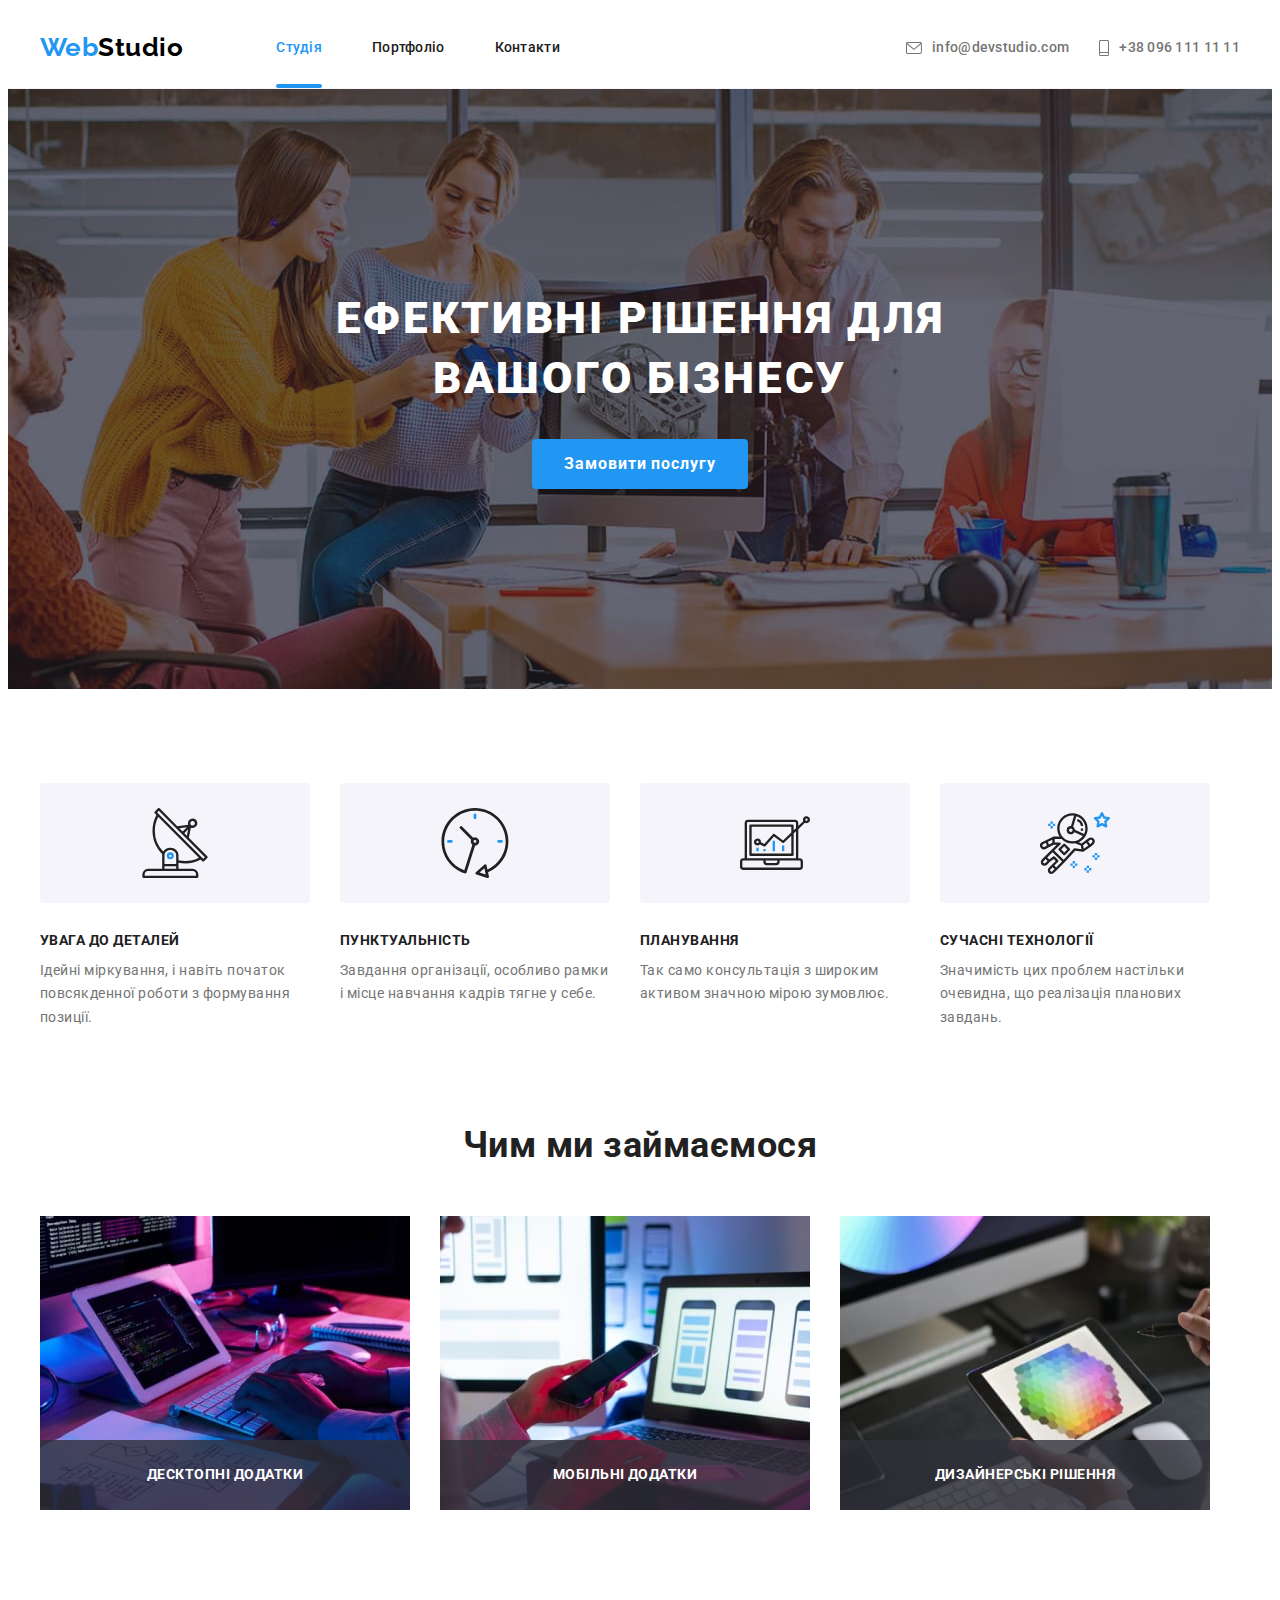
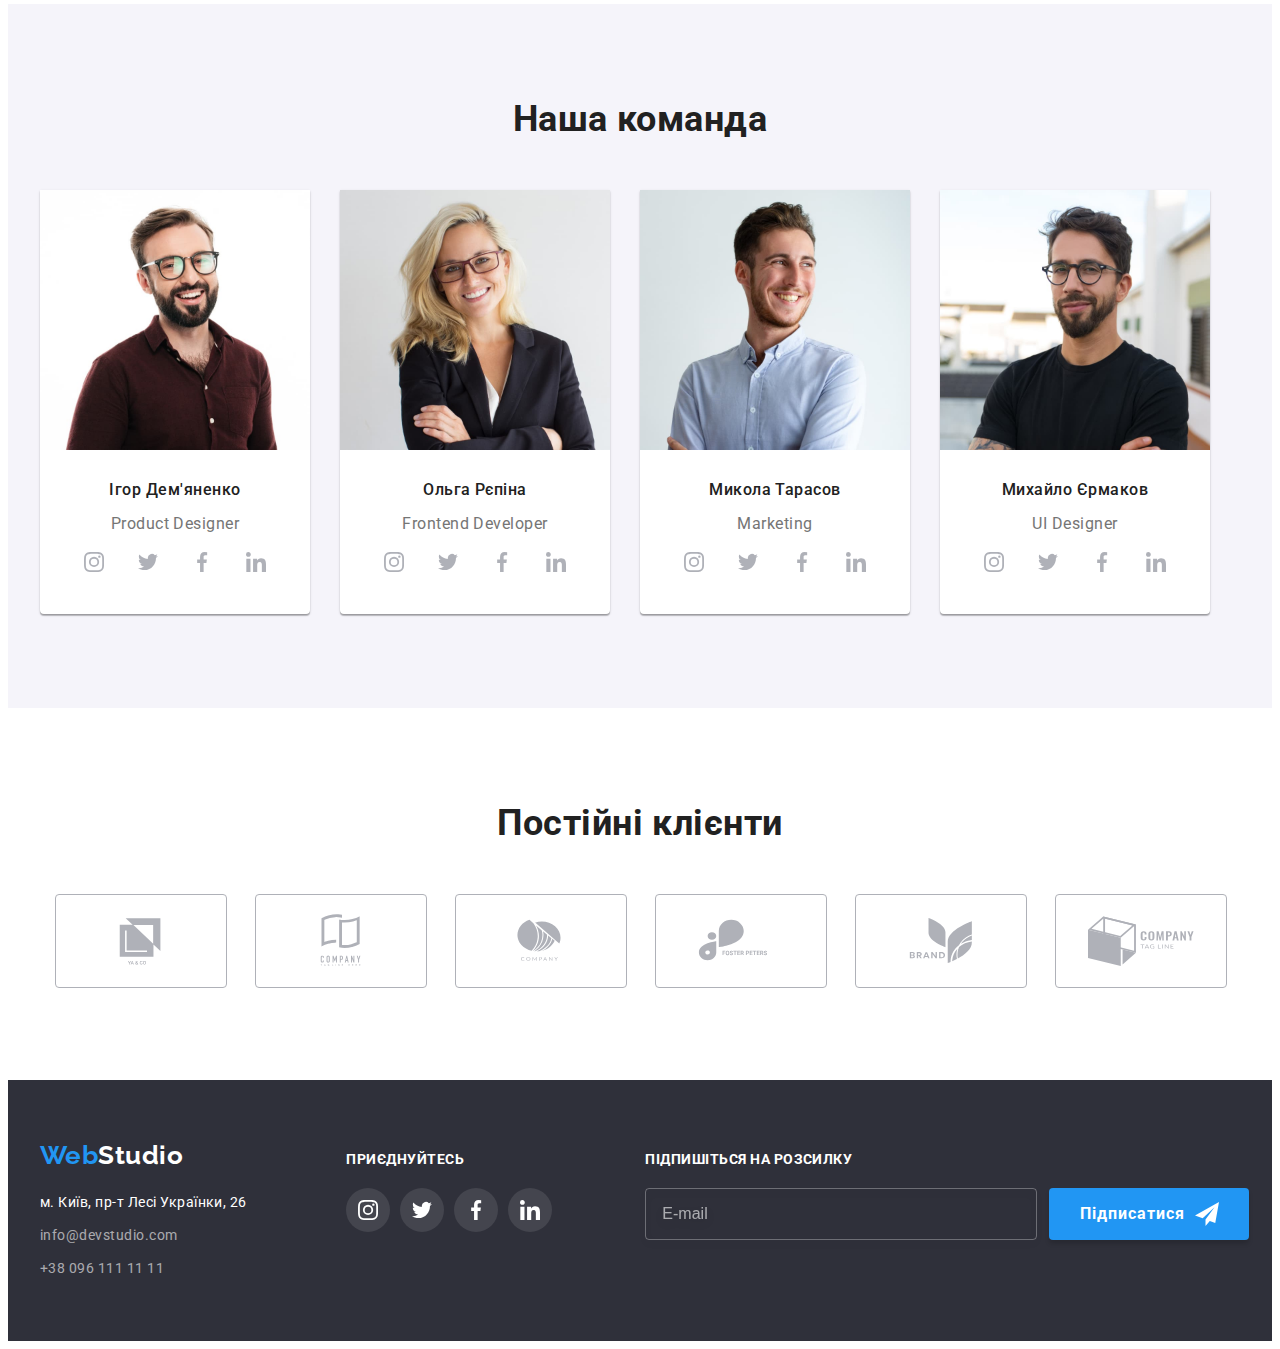
<file: index.html>
<!DOCTYPE html>
<html lang="uk">
  <head>
    <meta charset="UTF-8" />
    <meta http-equiv="X-UA-Compatible" content="IE=edge" />
    <meta name="viewport" content="width=device-width, initial-scale=1.0" />
    <title>Document</title>
    <link rel="preconnect" href="https://fonts.googleapis.com" />
    <link rel="preconnect" href="https://fonts.gstatic.com" crossorigin />
    <link
      href="https://fonts.googleapis.com/css2?family=Raleway:wght@700&family=Roboto:wght@400;500;700;900&display=swap"
      rel="stylesheet"/>
    <link
      rel="stylesheet"
      href="https://cdnjs.cloudflare.com/ajax/libs/modern-normalize/1.1.0/modern-normalize.min.css"
      integrity="sha512-wpPYUAdjBVSE4KJnH1VR1HeZfpl1ub8YT/NKx4PuQ5NmX2tKuGu6U/JRp5y+Y8XG2tV+wKQpNHVUX03MfMFn9Q=="
      crossorigin="anonymous"
      referrerpolicy="no-referrer"
    />
    <link rel="stylesheet" href="./css/styles.css" />
  </head>
  <body>
    <!--шапка-->
     
    <header class="header">
    <div class="container main-nav">
      <nav class="header-nav">
        <a href="./" class="logo"><span>Web</span>Studio </a>
        <ul class="nav-list list">
          <li class="item"><a href="./index.html" class="link current">Студія</a></li>
          <li class="item"><a href="./portfolio.html" class="link">Портфоліо</a></li>
          <li class="item"><a href="#" class="link">Контакти</a></li>
        </ul>
      </nav>
      <ul class="header-contacts list">

        <li class="contacts-item">
          <a href="mailto:info@devstudio.com" class="link"
            >
            <svg  class="contacts-icon" width="16" height="12" >
              <use href="./images/icons.svg#envelope"></use>
            </svg>
            info@devstudio.com </a
          >
        </li>
        <li class="contacts-item"><a href="tel:+380961111111" class="link">
          <svg class="contacts-icon" width="10" height="16">
            <use href="./images/icons.svg#telephone"></use>
          </svg>
          +38 096 111 11 11</a></li>
      </ul>
    </div> 
    </header>
    <main>

      <!--Hero-->

      <section class="hero">
        <div class="container">
        <h1 class="hero-title">Ефективні рішення для<br /> вашого бізнесу</h1>
        <button  type="button" class="hero-button button" data-modal-open>Замовити послугу</button>
        </div>
      </section>

      <!--feature-->

      <section class="feature section">
       <div class="container">
        <h2 class="visually-hidden">Особливості</h2>
        <ul class="feature-list list">
          <li class="feature-item">
            <div class="feature-bcg">
            <svg class="feature-icon" width="70" height="70">
              <use href="./images/icons.svg#icon-antenna"></use>
            </svg>
           </div>
            <h3 class="title">УВАГА ДО ДЕТАЛЕЙ</h3>
            <p class="text">
              Ідейні міркування, і навіть початок повсякденної роботи з
              формування позиції.
            </p>
          </li>
          <li class="feature-item">
            <div class="feature-bcg">
              <svg class="feature-icon" width="70" height="70">
                <use href="./images/icons.svg#clock"></use>
              </svg>
             </div>
            <h3 class="title">ПУНКТУАЛЬНІСТЬ</h3>
            <p class="text">
              Завдання організації, особливо рамки і місце навчання кадрів тягне
              у себе.
            </p>
          </li>
          <li class="feature-item">
            <div class="feature-bcg">
              <svg class="feature-icon" width="70" height="70">
                <use href="./images/icons.svg#diagram"></use>
              </svg>
             </div>
            <h3 class="title">ПЛАНУВАННЯ</h3>
            <p class="text">
              Так само консультація з широким активом значною мірою зумовлює.
            </p>
          </li>
          <li class="feature-item">
            <div class="feature-bcg">
              <svg class="feature-icon" width="70" height="70">
                <use href="./images/icons.svg#astronaut"></use>
              </svg>
             </div>
            <h3 class="title">СУЧАСНІ ТЕХНОЛОГІЇ</h3>
            <p class="text">
              Значимість цих проблем настільки очевидна, що реалізація планових
              завдань.
            </p>
          </li>
        </ul>
       </div>
      </section>

      <!--example-->
         
      <section class="examples section">
       <div class="container">
        <h2 class="section-title">Чим ми займаємося</h2>
        <ul class="examples-list list">
          <li class="examples-item">
            <img
              src="./images/desktop.jpg"
              alt="декстопні додатки"
              width="370"
            />
            <div class="example-name">
              <h3 class="example-title title">Десктопні додатки</h3>
            </div>
          </li>
          <li class="examples-item">
            <img src="./images/mobile.jpg" alt="мобільні додатки" width="370" />
            <div class="example-name">
              <h3 class="example-title title">Мобільні додатки</h3>
            </div>
          </li>
          <li class="examples-item">
            <img
              src="./images/design.jpg"
              alt="дизайнерські рішення"
              width="370"
            />
            <div class="example-name">
              <h3 class="example-title title">Дизайнерські рішення</h3>
            </div>
          </li>
        </ul>
       </div> 
      </section>

      <!--Our team-->

      <section class="teams section">
       <div class="container"> 
        <h2 class="section-title">Наша команда</h2>
        <ul class="teams-list list">
          <li class="teams-item">
            <img
              src="./images/designer.jpg"
              alt="Дизайнер продукту"
              width="270"
            />
           <div class="teams-content">
            <h3 class="title">Ігор Дем'яненко</h3>
            <p lang="en" class="text">Product Designer</p>
            <ul class="soc-list list">
              <li class="soc-item">
                <a href="#" class="soc-link">
                  <svg class="soc-icon" width="20" height="20">
                    <use href="./images/icons.svg#icon-instagram-2-2"></use>
                  </svg>
                </a>
              </li>
              <li class="soc-item">
                <a href="#" class="soc-link">
                  <svg class="soc-icon" width="20" height="20">
                    <use href="./images/icons.svg#icon-twitter-1-2"></use>
                  </svg>
                </a>
              </li>
              <li class="soc-item">
                <a href="#" class="soc-link">
                  <svg class="soc-icon" width="20" height="20">
                    <use href="./images/icons.svg#icon-facebook-1-2"></use>
                  </svg>
                </a>
              </li>
              <li class="soc-item">
                <a href="#" class="soc-link">
                  <svg class="soc-icon" width="20" height="20">
                    <use href="./images/icons.svg#icon-linkedin-1-2"></use>
                  </svg>
                </a>
              </li>
            </ul>
           </div>
          </li>
          <li class="teams-item">
            <img
              src="./images/frontend.jpg"
              alt="Розробник інтерфейсу"
              width="270"
            />
           <div class="teams-content">
            <h3 class="title">Ольга Рєпіна</h3>
            <p lang="en" class="text">Frontend Developer</p>
            <ul class="soc-list list">
              <li class="soc-item">
                <a href="#" class="soc-link">
                  <svg class="soc-icon" width="20" height="20">
                    <use href="./images/icons.svg#icon-instagram-2-2"></use>
                  </svg>
                </a>
              </li>
              <li class="soc-item">
                <a href="#" class="soc-link">
                  <svg class="soc-icon" width="20" height="20">
                    <use href="./images/icons.svg#icon-twitter-1-2"></use>
                  </svg>
                </a>
              </li>
              <li class="soc-item">
                <a href="#" class="soc-link">
                  <svg class="soc-icon" width="20" height="20">
                    <use href="./images/icons.svg#icon-facebook-1-2"></use>
                  </svg>
                </a>
              </li>
              <li class="soc-item">
                <a href="#" class="soc-link">
                  <svg class="soc-icon" width="20" height="20">
                    <use href="./images/icons.svg#icon-linkedin-1-2"></use>
                  </svg>
                </a>
              </li>
            </ul>
           </div> 
          </li>
          <li class="teams-item">
            <img src="./images/marketing.jpg" alt="Маркетолог" width="270" />
           <div class="teams-content">
            <h3 class="title">Микола Тарасов</h3>
            <p lang="en" class="text">Marketing</p>
            <ul class="soc-list list">
              <li class="soc-item">
                <a href="#" class="soc-link">
                  <svg class="soc-icon" width="20" height="20">
                    <use href="./images/icons.svg#icon-instagram-2-2"></use>
                  </svg>
                </a>
              </li>
              <li class="soc-item">
                <a href="#" class="soc-link">
                  <svg class="soc-icon" width="20" height="20">
                    <use href="./images/icons.svg#icon-twitter-1-2"></use>
                  </svg>
                </a>
              </li>
              <li class="soc-item">
                <a href="#" class="soc-link">
                  <svg class="soc-icon" width="20" height="20">
                    <use href="./images/icons.svg#icon-facebook-1-2"></use>
                  </svg>
                </a>
              </li>
              <li class="soc-item">
                <a href="#" class="soc-link">
                  <svg class="soc-icon" width="20" height="20">
                    <use href="./images/icons.svg#icon-linkedin-1-2"></use>
                  </svg>
                </a>
              </li>
            </ul>
           </div>
          </li>
          <li class="teams-item">
            <img src="./images/ui.jpg" alt="Дизайнер інтерфейсу" width="270" />
           <div class="teams-content">
            <h3 class="title">Михайло Єрмаков</h3>
            <p lang="en" class="text">UI Designer</p>
            <ul class="soc-list list">
              <li class="soc-item">
                <a href="#" class="soc-link">
                  <svg class="soc-icon" width="20" height="20">
                    <use href="./images/icons.svg#icon-instagram-2-2"></use>
                  </svg>
                </a>
              </li>
              <li class="soc-item">
                <a href="#" class="soc-link">
                  <svg class="soc-icon" width="20" height="20">
                    <use href="./images/icons.svg#icon-twitter-1-2"></use>
                  </svg>
                </a>
              </li>
              <li class="soc-item">
                <a href="#" class="soc-link">
                  <svg class="soc-icon" width="20" height="20">
                    <use href="./images/icons.svg#icon-facebook-1-2"></use>
                  </svg>
                </a>
              </li>
              <li class="soc-item">
                <a href="#" class="soc-link">
                  <svg class="soc-icon" width="20" height="20">
                    <use href="./images/icons.svg#icon-linkedin-1-2"></use>
                  </svg>
                </a>
              </li>
            </ul>
           </div>
          </li>
        </ul>
       </div>
      </section>

      <!-- regular customers-->
      <section class="customers section">
        <h2 class="section-title">Постійні клієнти</h2>
        <ul class="customers-list list">
          <li class="customers-item">
            <a href="/" class="customers-link">
              <svg  class="customers-icon" width="106" height="60">
                <use href="./images/icons.svg#icon-Logo-2"></use>
              </svg>
            </a>
          </li>
          <li class="customers-item">
            <a href="/" class="customers-link">
              <svg  class="customers-icon" width="106" height="60">
                <use href="./images/icons.svg#icon-Logo-1-2"></use>
              </svg>
            </a>
          </li>
          <li class="customers-item">
            <a href="/" class="customers-link">
              <svg  class="customers-icon" width="106" height="60">
                <use href="./images/icons.svg#icon-Logo-2-2"></use>
              </svg>
            </a>
          </li>
          <li class="customers-item">
            <a href="/" class="customers-link">
              <svg  class="customers-icon" width="106" height="60">
                <use href="./images/icons.svg#icon-Logo-4-2"></use>
              </svg>
            </a>
          </li>
          <li class="customers-item">
            <a href="/" class="customers-link">
              <svg  class="customers-icon" width="106" height="60">
                <use href="./images/icons.svg#icon-Logo-3-2"></use>
              </svg>
            </a>
          </li>
          <li class="customers-item">
            <a href="/" class="customers-link">
              <svg  class="customers-icon" width="106" height="60">
                <use href="./images/icons.svg#icon-group-6-2"></use>
              </svg>
            </a>
          </li>
        </ul>
      </section>
    </main>

    <!--footer-->

    <footer class="footer">
     <div class="footer-container container">
      <div class="footer-box">
      <a href="/" class="logo"><span>Web</span>Studio </a>
      <address class="footer-address">
        <ul class="footer-list list">
          <li class="footer-item">
            <a href="https://goo.gl/maps/WFWiwE1yeiDRvd588"
            class="link address"
              >м. Київ, пр-т Лесі Українки, 26
              </a>
          </li>
          <li class="footer-item">
            <a href="mailto:info@devstudio.com" class="link">info@devstudio.com</a>
          </li>
          <li class="footer-item phone">
            <a href="tel:+380961111111" class="link">+38 096 111 11 11</a>
          </li>
        </ul>
      </address>
    </div>
    <div class="footer-wrap">
      <p class="footer-text">Приєднуйтесь</p>
      <ul class="footer-soc-list list">
        <li class="footer-soc-item">
          <a href="#" class="footer-soc-link">
            <svg class="footer-soc-icon" width="20" height="20">
              <use href="./images/icons.svg#icon-instagram-2-2"></use>
            </svg>
          </a>
        </li>
        <li class="footer-soc-item">
          <a href="#" class="footer-soc-link">
            <svg class="footer-soc-icon" width="20" height="20">
              <use href="./images/icons.svg#icon-twitter-1-2"></use>
            </svg>
          </a>
        </li>
        <li class="footer-soc-item">
          <a href="#" class="footer-soc-link">
            <svg class="footer-soc-icon" width="20" height="20">
              <use href="./images/icons.svg#icon-facebook-1-2"></use>
            </svg>
          </a>
        </li>
        <li class="footer-soc-item">
          <a href="#" class="footer-soc-link">
            <svg class="footer-soc-icon" width="20" height="20">
              <use href="./images/icons.svg#icon-linkedin-1-2"></use>
            </svg>
          </a>
        </li>
      </ul>

    </div>
    <div class="footer-form-block">
      <p class="footer-text form">Підпишіться на розсилку</p>
      <form class="footer-form">
      <label class="footer-label" for="E-mail">
      <input type="email" id="E-mail" name="email" placeholder="E-mail" class="footer-input" required/>
    </label>
      <button type="submit" class="footer-form-btn button">Підписатися 
        <svg class="footer-form-icon" width="24" height="24">
        <use href="./images/icons.svg#icon-send"></use>
      </svg>
    </button>
    </form>
    </div>
     </div>
    </footer>
    <!-- modal-->
    <div class="backdrop is-hidden" data-modal>
      <div class="modal">
        <button data-modal-close class="close-button" type="button">
          <svg class="modal-close" width="11" height="11">
            <use href="./images/icons.svg#close"></use>
          </svg>
        </button>
        
        <p class="form-title">Залиште свої дані, ми вам передзвонимо</p>
        <form class="form">
         <div class="modal-field">
          <label for="name" class="form-label">Імʼя</label>
            <div class="form-field">
            
            <input
            class="form-input"
            type="text"
            name="name"
            id="name"
            required
            />
            <svg class="form-icon" width="18" height="18">
              <use href="./images/icons.svg#icon-person"></use>
            </svg>
          </div>
        </div>
          <div class="modal-field">
          <label for="tel" class="form-label">Телефон</label>
          <div class="form-field">
            <input type="tel" name="tel" id="tel" class="form-input" required> 
            <svg class="form-icon" width="18" height="18">
              <use href="./images/icons.svg#icon-tel"></use>
            </svg>
          </div>
        </div>
        <div class="modal-field">
          <label for="mail" class="form-label">Пошта</label>
          <div class="form-field">
            <input type="email" name="mail" id="mail" class="form-input" required/>
            <svg class="form-icon" width="18" height="18">
              <use href="./images/icons.svg#icon-mail"></use>
            </svg>
          </div>
          </div>
          <div class="modal-field">
            <label for="comment" class="form-label">Коментар</label>
            <textarea
              class="form-place"
              name="comment"
              id="comment"
              placeholder="Введіть текст"
            ></textarea>
          </div>
            <label class="check-text">
              <input type="checkbox" name="policy" class="modal-check visually-hidden" required/>
                <svg class="check-icon" width="16" height="15">
                  <use href="./images/icons.svg#check"></use>
                </svg>
              <span class="checkbox-text">Погоджуюся з розсилкою та приймаю</span> <a href="#" class="policy-link">Умови договору</a>
            </label>
          <button type="submit" class="form-button button">Відправити</button>
        </form>
      </div>
    </div>
    <script src="./js/modal.js"></script>
  </body>
</html>
</file>
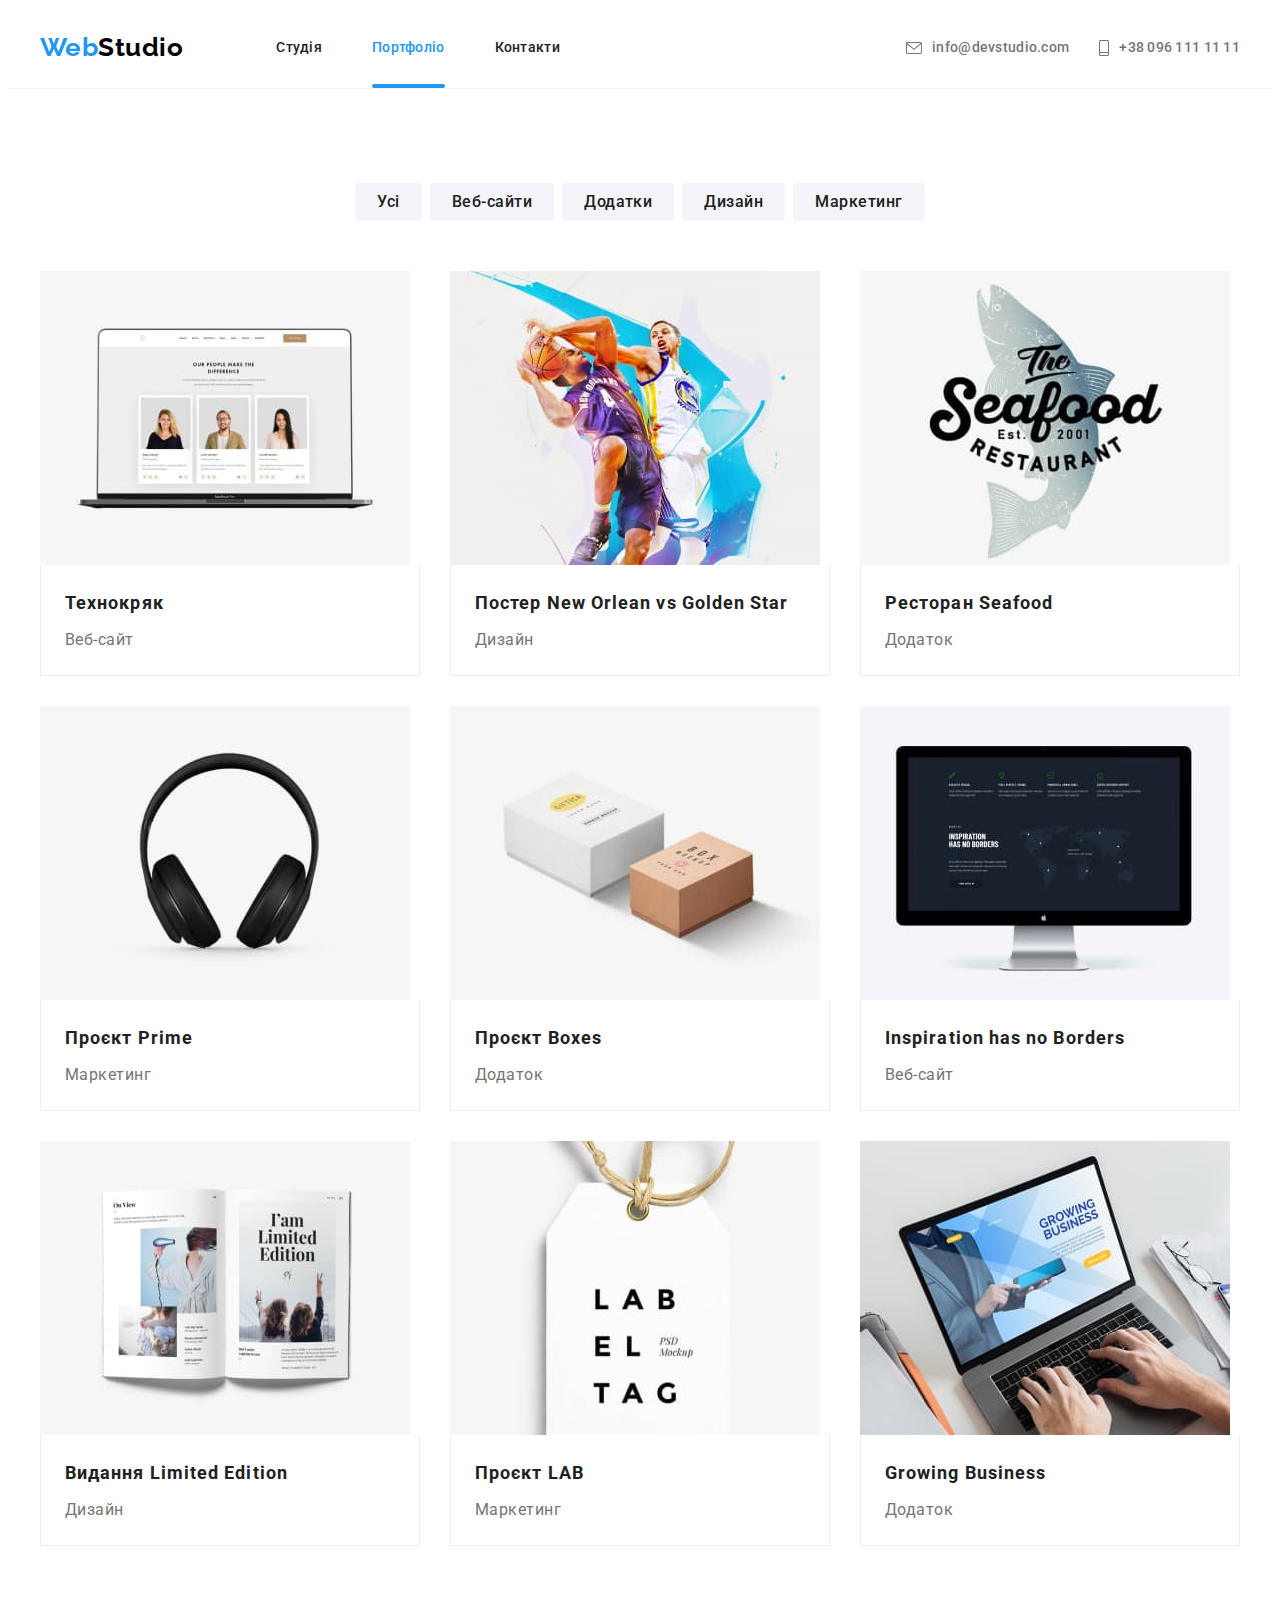
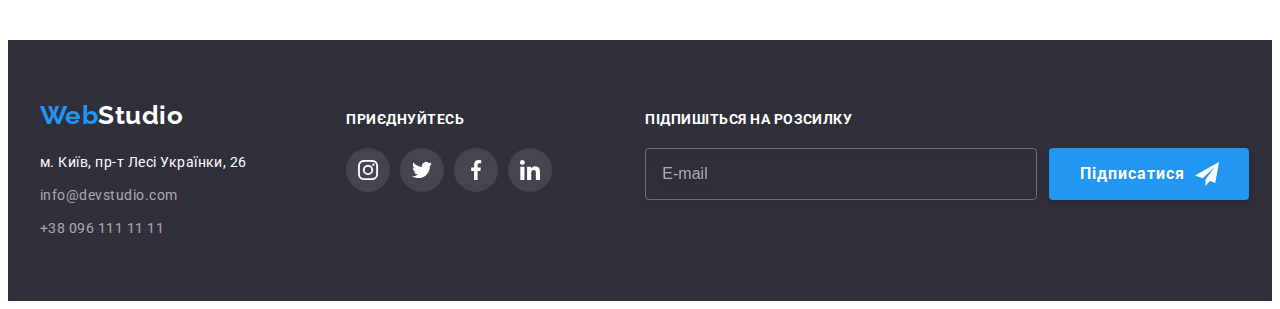
<file: portfolio.html>
<!DOCTYPE html>
<html lang="uk">
  <head>
    <meta charset="UTF-8" />
    <meta http-equiv="X-UA-Compatible" content="IE=edge" />
    <meta name="viewport" content="width=device-width, initial-scale=1.0" />
    <title>Document</title>
    <link rel="preconnect" href="https://fonts.googleapis.com" />
    <link rel="preconnect" href="https://fonts.gstatic.com" crossorigin />
    <link
      href="https://fonts.googleapis.com/css2?family=Raleway:wght@700&family=Roboto:wght@400;500;700;900&display=swap"
      rel="stylesheet"/>
    <link
      rel="stylesheet"
      href="https://cdnjs.cloudflare.com/ajax/libs/modern-normalize/1.1.0/modern-normalize.min.css"
      integrity="sha512-wpPYUAdjBVSE4KJnH1VR1HeZfpl1ub8YT/NKx4PuQ5NmX2tKuGu6U/JRp5y+Y8XG2tV+wKQpNHVUX03MfMFn9Q=="
      crossorigin="anonymous"
      referrerpolicy="no-referrer"
    />  
    <link rel="stylesheet" href="./css/styles.css" />
  </head>
  <body>
    <!--Шапка-->
    <header class="header">
      <div class="container main-nav">
        <nav class="header-nav">
          <a href="./index.html" class="logo"><span>Web</span>Studio </a>
          <ul class="nav-list list">
            <li class="item"><a href="./index.html" class="link">Студія</a></li>
            <li class="item"><a href="./portfolio.html" class="link current">Портфоліо</a></li>
            <li class="item"><a href="#" class="link">Контакти</a></li>
          </ul>
        </nav>
        <ul class="header-contacts list">

          <li class="contacts-item">
            <a href="mailto:info@devstudio.com" class="link"
              >
              <svg  class="contacts-icon" width="16" height="12" >
                <use href="./images/icons.svg#envelope"></use>
              </svg>
              info@devstudio.com </a
            >
          </li>
          <li class="contacts-item"><a href="tel:+380961111111" class="link">
            <svg class="contacts-icon" width="10" height="16">
              <use href="./images/icons.svg#telephone"></use>
            </svg>
            +38 096 111 11 11</a></li>
        </ul>
      </div> 
      </header>
      
    

      <!--Portfolio-->
    <main>
      <section class="portfolio section">
      <div class="container"> 
        <h1 class="visually-hidden">Наші роботи</h1>
        <ul class="portfolio-list-button list">
          <li class="button-item">
            <button type="button" class="button">Усі</button>
          </li>
          <li class="button-item">
            <button type="button" class="button">Веб-сайти</button>
          </li>
          <li class="button-item">
            <button type="button" class="button">Додатки</button>
          </li>
          <li class="button-item">
            <button type="button" class="button">Дизайн</button>
          </li>
          <li class="button-item">
            <button type="button" class="button">Маркетинг</button>
          </li>
        </ul>
        <ul class="portfolio-list list">
            <li class="portfolio-item">
                <a href="#" class="portfolio-link">
                  <div class="box">
                <img src="./images/technocrack.jpg"  alt="Технокряк" width="370">
                <div class="overlay">
                  <p class="overlay-text">Ресурс пропонує комплексні пропозиції з різним рівнем функціоналу та сервісів. Все це дозволить відвідувачу отримати вичерпні відомості про компанію чи приватну особу.</p>
                </div>
                </div>
              <div class="portfolio-border">
                <h2 class="title">Технокряк</h2>
                <p class="paragraph">Веб-сайт</p>
              </div>
                </a>
            </li>
            <li class="portfolio-item">
                <a href="#" class="portfolio-link">
                  <div class="box">  
                <img src="./images/poster.jpg" alt="Постер" width="370">
                <div class="overlay">
                  <p class="overlay-text">Ресурс пропонує комплексні пропозиції з різним рівнем функціоналу та сервісів. Все це дозволить відвідувачу отримати вичерпні відомості про компанію чи приватну особу.</p>
                </div>
                </div>
                <div class="portfolio-border">
                <h2 class="title">Постер New Orlean vs Golden Star</h2>
                <p class="paragraph">Дизайн</p>
              </div>
                </a>
            </li>
            <li class="portfolio-item">
                <a href="#" class="portfolio-link">
                  <div class="box">
                <img src="./images/restaurant.jpg" alt="Ресторан" width="370">
                <div class="overlay">
                  <p class="overlay-text">Ресурс пропонує комплексні пропозиції з різним рівнем функціоналу та сервісів. Все це дозволить відвідувачу отримати вичерпні відомості про компанію чи приватну особу.</p>
                </div>
                </div>
                <div class="portfolio-border">
                <h2 class="title">Ресторан Seafood</h2>
                <p class="paragraph">Додаток</p>
              </div>
                </a>
            </li>
            <li class="portfolio-item">
                <a href="#" class="portfolio-link">
                  <div class="box">
                <img src="./images/prime.jpg" alt="Проєкт Prime" width="370">
                <div class="overlay">
                  <p class="overlay-text">Ресурс пропонує комплексні пропозиції з різним рівнем функціоналу та сервісів. Все це дозволить відвідувачу отримати вичерпні відомості про компанію чи приватну особу.</p>
                </div>
                </div>
                <div class="portfolio-border">
                <h2 class="title">Проєкт Prime</h2>
                <p class="paragraph">Маркетинг</p>
              </div>
                </a>
            </li>
            <li class="portfolio-item">
                <a href="#" class="portfolio-link">
                  <div class="box">
                <img src="./images/boxes.jpg" alt="Проєкт Boxes" width="370">
                <div class="overlay">
                  <p class="overlay-text">Ресурс пропонує комплексні пропозиції з різним рівнем функціоналу та сервісів. Все це дозволить відвідувачу отримати вичерпні відомості про компанію чи приватну особу.</p>
                </div>
                </div>
                <div class="portfolio-border">
                <h2 class="title">Проєкт Boxes</h2>
                <p class="paragraph">Додаток</p>
              </div>
                </a>
            </li>
            <li class="portfolio-item">
                <a href="#" class="portfolio-link">
                  <div class="box">
                <img src="./images/borders.jpg" alt="Веб-сайт" width="370">
                <div class="overlay">
                  <p class="overlay-text">Ресурс пропонує комплексні пропозиції з різним рівнем функціоналу та сервісів. Все це дозволить відвідувачу отримати вичерпні відомості про компанію чи приватну особу.</p>
                </div>
                </div>
                <div class="portfolio-border">
                <h2 class="title">Inspiration has no Borders</h2>
                <p class="paragraph">Веб-сайт</p>
              </div>
                </a>
            </li>
            <li class="portfolio-item">
                <a href="#" class="portfolio-link">
                  <div class="box">
                <img src="./images/edition.jpg" alt="Видання" width="370">
                <div class="overlay">
                  <p class="overlay-text">Ресурс пропонує комплексні пропозиції з різним рівнем функціоналу та сервісів. Все це дозволить відвідувачу отримати вичерпні відомості про компанію чи приватну особу.</p>
                </div>
                </div>
                <div class="portfolio-border">
                <h2 class="title">Видання Limited Edition</h2>
                <p class="paragraph">Дизайн</p>
              </div>
                </a>
            </li>
            <li class="portfolio-item">
                <a href="#" class="portfolio-link">
                  <div class="box">
                <img src="./images/lab.jpg" alt="Проєкт LAB" width="370">
                <div class="overlay">
                  <p class="overlay-text">Ресурс пропонує комплексні пропозиції з різним рівнем функціоналу та сервісів. Все це дозволить відвідувачу отримати вичерпні відомості про компанію чи приватну особу.</p>
                </div>
                </div>
                <div class="portfolio-border">
                <h2 class="title">Проєкт LAB</h2>
                <p class="paragraph">Маркетинг</p>
              </div>
                </a>
            </li>
            <li class="portfolio-item">
                <a href="#" class="portfolio-link">
                  <div class="box">
                <img src="./images/business.jpg" alt="Додаток" width="370">
                <div class="overlay">
                  <p class="overlay-text">Ресурс пропонує комплексні пропозиції з різним рівнем функціоналу та сервісів. Все це дозволить відвідувачу отримати вичерпні відомості про компанію чи приватну особу.</p>
                </div>
                </div>
                <div class="portfolio-border">
                <h2 class="title">Growing Business</h2>
                <p class="paragraph">Додаток</p>
              </div>
                </a>
            </li>
        </ul>
       </div> 
      </section>
    </main>
    
    <!--footer-->
    <footer class="footer">
      <div class="footer-container container">
       <div class="footer-box">
       <a href="/" class="logo"><span>Web</span>Studio </a>
       <address class="footer-address">
         <ul class="footer-list list">
           <li class="footer-item">
             <a href="https://goo.gl/maps/WFWiwE1yeiDRvd588"
             class="link address"
               >м. Київ, пр-т Лесі Українки, 26
               </a>
           </li>
           <li class="footer-item">
             <a href="mailto:info@devstudio.com" class="link">info@devstudio.com</a>
           </li>
           <li class="footer-item phone">
             <a href="tel:+380961111111" class="link">+38 096 111 11 11</a>
           </li>
         </ul>
       </address>
     </div>
     <div class="footer-wrap">
       <p class="footer-text">Приєднуйтесь</p>
       <ul class="footer-soc-list list">
         <li class="footer-soc-item">
           <a href="#" class="footer-soc-link">
             <svg class="footer-soc-icon" width="20" height="20">
               <use href="./images/icons.svg#icon-instagram-2-2"></use>
             </svg>
           </a>
         </li>
         <li class="footer-soc-item">
           <a href="#" class="footer-soc-link">
             <svg class="footer-soc-icon" width="20" height="20">
               <use href="./images/icons.svg#icon-twitter-1-2"></use>
             </svg>
           </a>
         </li>
         <li class="footer-soc-item">
           <a href="#" class="footer-soc-link">
             <svg class="footer-soc-icon" width="20" height="20">
               <use href="./images/icons.svg#icon-facebook-1-2"></use>
             </svg>
           </a>
         </li>
         <li class="footer-soc-item">
           <a href="#" class="footer-soc-link">
             <svg class="footer-soc-icon" width="20" height="20">
               <use href="./images/icons.svg#icon-linkedin-1-2"></use>
             </svg>
           </a>
         </li>
       </ul>
 
     </div>
     <div class="footer-form-block">
      <p class="footer-text form">Підпишіться на розсилку</p>
      <form class="footer-form">
      <label class="footer-label" for="E-mail">
      <input type="email" id="E-mail" name="email" placeholder="E-mail" class="footer-input" required/>
    </label>
      <button type="submit" class="footer-form-btn button">Підписатися 
        <svg class="footer-form-icon" width="24" height="24">
        <use href="./images/icons.svg#icon-send"></use>
      </svg>
    </button>
    </form>
    </div>
      </div>
     </footer>
   </body>
 </html>
</file>
<file: css/styles.css>
:root {
  --primary-text-color: #757575;
  --secondary-text-color: #000000;
  --title-color: #212121;
  --white-color: #ffffff;
  --accent-color: #2196f3;
  --secondary-background-color: #2f303a;
  --paragraph-footer-color: #ffffff99;
  --section-background-teams-color: #f5f4fa;
  --border-hero-color: #ececec;
  --border-color: #eeeeee;
  --border-hero-color:#F5F4FA;
  --soc-link-color:#AFB1B8;
  --box-shadow-hero-button: rgba(0, 0, 0, 0.15);
  --box-shadow-teams-item: 0px 1px 3px rgba(0, 0, 0, 0.12),
    0px 1px 1px rgba(0, 0, 0, 0.14), 0px 2px 1px rgba(0, 0, 0, 0.2);
  --box-shadow-portfolio-button: 0px 3px 1px rgba(0, 0, 0, 0.1),
    0px 1px 2px rgba(0, 0, 0, 0.08), 0px 2px 2px rgba(0, 0, 0, 0.12);
    --box-shadow-portfolio-link:0px 1px 1px rgba(0, 0, 0, 0.12), 0px 4px 4px rgba(0, 0, 0, 0.06), 1px 4px 6px rgba(0, 0, 0, 0.16);
  --primary-font-family: 'Roboto';
  --logo-font-family: 'Raleway';
  --cubic-bezier:cubic-bezier(0.4, 0, 0.2, 1);
  --form-button-background-color: #188ce8;
}
/*---------reset ----------*/
h1,
h2,
h3,
h4,
h5,
h6,
p {
  margin: 0;
}

ul {
  margin: 0;
  padding: 0;
}

.visually-hidden { 
  position: absolute; 
  width: 1px; 
  height: 1px; 
  margin: -1px; 
  border: 0; 
  padding: 0; 
   
  white-space: nowrap; 
  clip-path: inset(100%); 
  clip: rect(0 0 0 0); 
  overflow: hidden; 
}

body {
    background-color: var(--white-color);
    color: var(--primary-text-color);
    font-family: var(--primary-font-family), sans-serif;
    letter-spacing:0.03em;
}

img {
  display: block;
  max-width: 100%;
  height: auto;
}

/*------------container------------*/

.container  {
  width: 1200px;
  padding-left: 15px;
  padding-right: 15px;
  margin: 0 auto;
}

/*------------ button ------------*/
.button {
  border-radius: 4px;
  padding: 6px 22px;
  border: 0;

  font-family: inherit;
  color: var(--white-color);
  background-color: var(--accent-color);
  font-weight: 700;
  font-size: 16px;
  line-height: 1.88;
  letter-spacing: 0.06em;
  text-decoration: none;
  cursor: pointer;
  text-align: center;
  transition:color 250ms var(--cubic-bezier);
}

.button:hover,
.button:focus {
  color: var(--accent-color);
}

 /*------------ link ------------*/

 .link:hover,
 .link:focus {
   color: var(--accent-color);
 }

  /*------------ list ------------*/
  .list  {
    list-style: none;
  }

  /* ---------header---------- */

  .header {
    border-bottom: 1px solid var(--border-hero-color);
  }
  .main-nav,
  .header-nav {
    display: flex;
    align-items: center;
  }
.nav-list {
  display: flex;

}
.nav-list .link {
  position: relative;
  display: block;
  padding-top: 32px;
  padding-bottom: 32px;
  transition: color 250ms var(--cubic-bezier);
}

.header .item:not(:last-child) {
  margin-right: 50px;
}

.header-contacts.list {
  margin-left: auto;
  display: flex;
  gap: 30px; 
}

.header-contacts .link {
  display: flex;
  align-items: center;
   color:  var(--primary-text-color);
   font-weight: 500;
   font-size: 14px;
   line-height: 1.14;
   letter-spacing: 0.02em;
   text-decoration: none;
   transition: color 250ms var(--cubic-bezier);

 }

 .header-contacts .link:hover,
.header-contacts .link:focus {
  color: var(--accent-color);
}
.contacts-icon {
  margin-right: 10px;
  fill: currentColor;
}
.current::after{
  position:absolute;
content: "";
display: block;
width: 100%;
height: 4px;
left:0;
bottom: 0;
background-color:var(--accent-color);
border-radius: 2px;

}

/*------------ logo ------------*/

.logo {
    color: var(--secondary-text-color);
    font-family: var(--logo-font-family), sans-serif;
    font-weight:700;
    font-size:26px;
    line-height:1.2;
    text-decoration:none;
    margin-right: 93px;
}

.logo > span {
    color:var(--accent-color);
}

/*------------ nav-list ------------*/

.nav-list .link {
  color: var(--title-color);
  font-weight: 500;
  font-size: 14px;
  line-height: 1.14;
  letter-spacing: 0.02em;
  text-decoration:none;
  transition-property:color;
  transition-duration: 250ms;
  transition-timing-function:var(--cubic-bezier);
}
  
  .nav-list .link:hover,
  .nav-list .link:focus,
  .nav-list .link.current {
    color: var(--accent-color);
  }
  
  
 
  
  /*------------ hero ------------*/
  .hero {
  
    background-color: var(--secondary-background-color);
    padding-top: 200px;
    padding-bottom: 200px;
    text-align: center;
    margin-left: auto;
    margin-right: auto;
    max-width: 1600px;
    background-image: linear-gradient(to right,
    rgba(47, 48, 58, 0.4),
    rgba(47, 48, 58, 0.4)),
    url(../images/hero-bg.jpg);
    background-repeat: no-repeat;
  background-position: center;
  background-size: cover;
    
    

  }

  
  .hero-title {
    color: var(--white-color);
    font-weight: 900;
    font-size: 44px;
    line-height: 1.36;
    text-align: center;
    letter-spacing: 0.06em;
    margin-bottom: 30px;
    text-transform: uppercase;
  }
  .hero-button{
    padding: 10px 32px;
    min-width: 216px;
    box-shadow:var(--box-shadow-hero-button);
    border-radius: 4px;
    transition: background 250ms var(--cubic-bezier);
  }
  .hero-button:hover,
  .hero-button:focus {
  background-color: var(--white-color);
}


  /*------------ section ------------*/

  .section {
    padding-top: 94px;
    padding-bottom: 94px;
  }
  

  .section-title {
    color: var(--title-color);
    font-size: 36px;
    line-height: 1.17;
    text-align: center;
  }
  
  .section .title {
    color: var(--title-color);
    font-size: 14px;
    line-height: 1.14;
  }

   /*--------------- feature ------------------*/
    .feature{
      display: flex;
    }
    .feature-item {
      width: 270px;
    }
   .feature .text {
    font-size: 14px;
    line-height: 1.7;
  }

  .feature .title{
    margin-bottom: 10px;
  }
  .feature-list {
    display: flex;
  }
  .feature .section {
    padding-top: 0;
  }
  .feature-item:not(:last-child) {
    margin-right: 30px;
  }
  .feature-bcg{   
    display:flex;
    width: 270px;
    height: 120px;
    background-color:var(--border-hero-color);
    border-radius: 4px;
    align-items: center;
  justify-content: center;
   margin-bottom: 30px;
  }


    /*------------ Example ------------*/
.examples{
  padding-top: 0;
  
}
.examples-list{
display: flex;
gap:30px;
}
.examples-item{
  position: relative;
}
.example-name{
  position: absolute;
  display: flex;
  align-items: center;
  justify-content: center;
  bottom: 0;
  left:0;
  width: 100%;
  height: 70px;
  background-color: rgba(47, 48, 58, 0.8);
}
.examples .example-title {
  color:var(--white-color);
  text-transform:uppercase;
}

.examples .section-title {
  margin-bottom: 50px;
}

  
  /*------------ section-teams ------------*/
  .teams {
    background-color: var(--section-background-teams-color);
  }

  .section-title {
    margin-bottom: 50px;
  }

  .teams-list {
    display: flex;
  }

  .teams-item {
    box-shadow: var(--box-shadow-teams-item);
    border-radius: 0px 0px 4px 4px;
    background-color: var(--white-color);
  }
  
  .teams-list {
    gap:30px;
  }
  .teams-content {
    padding-top: 30px;
    padding-bottom: 30px;
  }
  .teams .title {
    margin-bottom: 10px;
  }
  
  .teams .title {
    color: var(--title-color);
    font-weight: 500;
    font-size: 16px;
    line-height: 1.2;
    text-align: center;
    margin-bottom: 10px;
  }
  
  .teams .text {
    font-size: 16px;
    line-height: 1.9;
    text-align: center;
  }

  .soc-list{
    display: flex;
    justify-content: center;
    gap:10px;
  }
 .soc-item{
  width: 44px;
  height: 44px;
 }
 .soc-link{
  display:flex;
  justify-content: center;
  align-items: center;

  width: 100%;
  height: 100%;
 border-radius: 50%;
 color:var(--soc-link-color);
 transition: color 250ms var(--cubic-bezier),
  background 250ms var(--cubic-bezier);

 }
 .soc-icon{
  fill:currentColor;
 }
 .soc-link:hover{
background-color: var(--accent-color);
color:var(--white-color);
 }

  /*---------- customers-------------- */

.customers-list{
  display:flex;
  justify-content:center;
  gap:30px;
  }
  
.customers-item{
 width: 170px;
 height: 92px;
}



.customers-link{
  display:flex;
  width: 100%;
  height: 100%;
  align-items: center;
justify-content: center;
border: 1px solid var(--soc-link-color);
border-radius: 4px;
color:var(--soc-link-color);
transition: color 250ms var(--cubic-bezier),
    border 250ms var(--cubic-bezier);

}
.customers-icon{
  fill:currentColor;
}
.customers-link:hover,
.customers-link:focus{
  color:var(--accent-color);
  border-color: var(--accent-color);
}
  
  /*------------ footer ------------*/
.footer-container{
  display: flex;
  align-items: baseline;
}
.footer-box{
  margin-right: 70px;
}
  .footer {
    padding-top:60px;
    padding-bottom:60px;
    background-color: var(--secondary-background-color);
  }
  .footer .logo {
    display: inline-block;
    margin-bottom: 20px;
    margin-right: 93px;
  }
  
  .footer .logo,
  .footer .link.address {
    color: var(--white-color);
  }
  .footer-item {
    margin-bottom: 9px;
  }
  .footer-item:last-child {
    margin-bottom: 0;
  }
  
  .footer .link {
    font-style: normal;
    color: var(--paragraph-footer-color);
    font-weight: 400;
    font-size: 14px;
    line-height: 1.7;
    text-decoration: none;
    transition: color 250ms var(--cubic-bezier);
  }
  
  .footer .link:hover,
  .footer .link:focus {
    color: var(--accent-color);
  }
.footer-text{
  margin-bottom: 20px;

  color:var(--white-color);
font-weight: 700;
font-size: 14px;
line-height: 1.14;
text-transform: uppercase;

}

  .footer-soc-list{
    display: flex;
    gap:10px;

  }
  .footer-soc-item{
    width: 44px;
    height: 44px;
  }
  .footer-soc-link{
    display: flex;
    align-items: center;
    justify-content: center;
    width: 100%;
    height: 100%;
    border-radius: 50%;
    color:var(--white-color);
    background-color:rgba(255, 255, 255, 0.1);
    
    transition: background 250ms var(--cubic-bezier);
  }

  .footer-soc-icon{
    fill: currentColor;

  }
  .footer-soc-link:hover,
  .footer-soc-link:focus{
    background-color:var(--accent-color);
  }

  .footer-form-block{
    margin-left: 93px;
  }

  .footer-form {
    display: flex;
  }

  .footer-label {
    margin-right: 12px;
  }

.footer-input{
width: 358px;
padding: 15px 16px;
border: 1px solid rgba(255, 255, 255, 0.3);
filter: drop-shadow(0px 4px 4px rgba(0, 0, 0, 0.15));
border-radius: 4px;
outline: transparent;
background-color: transparent;
transition: border-color 250ms var(--cubic-bezier),
outline 250ms var(--cubic-bezier);
}
.footer-input:focus{
  border-color:var(--accent-color);
  outline:var(--accent-color);
}


.footer-input::placeholder, .footer-input {
  font-size: 16px;
  line-height: 1.25;
  color: rgba(255, 255, 255, 0.6);
}

.footer-form-btn{
  min-width: 200px;
  display: flex;
  align-items: center;
  justify-content: center;
  padding: 10px 28px;
box-shadow: 0px 4px 4px rgba(0, 0, 0, 0.15);
transition: background-color 250ms var(--cubic-bezier);
}
.footer-form-icon{
  margin-left: 10px;
  fill: currentColor;
}
.footer-form-btn:hover,
.footer-form-icon:hover{
  color:var(--white-color);
  background-color: var(--form-button-background-color);
}
  /*---------- modal-----------*/
  .backdrop.is-hidden{
    visibility: hidden;
    opacity: 0;
    pointer-events: none;
  }
  .backdrop{
    position: fixed;
    top:0;
    left:0;
    width: 100%;
    height: 100%;
    background-color: rgba(0, 0, 0, 0.2);
     opacity: 1;
    
     transition:  opacity 250ms var(--cubic-bezier), visibility 250ms
  var(--cubic-bezier);
  }
  .modal{
    position: absolute;
    left: 50%;
    top:50%;
    padding:40px;
    transform: translate(-50%, -50% ) scale(1);
    min-width: 528px;
    min-height: 581px;
    opacity: 1;
    background: #FFFFFF;
  box-shadow: 0px 1px 3px rgba(0, 0, 0, 0.12), 0px 1px 1px rgba(0, 0, 0, 0.14), 0px 2px 1px rgba(0, 0, 0, 0.2);
  border-radius: 4px; 
  transition: transform 250ms var(--cubic-bezier),
  opacity 250ms var(--cubic-bezier);
    
  }
  .close-button{
    position: absolute;
    top:8px;
    right: 8px;
    width: 30px;
    height: 30px;
    display: flex;
    justify-content: center;
    align-items: center;
    border:1px solid rgba(0, 0, 0, 0.1);
    border-radius: 50%;
    background-color: var(--white-color);
    cursor: pointer;
    transition: color 250ms var(--cubic-bezier);
  }
  .modal-close{
    fill:currentColor;
    
  }
  .close-button:hover,
  .close-button:focus{
    color:var(--accent-color)

  }
  .form-title{
    font-weight: 700;
    font-size: 20px;
    line-height: 1.15;
    color: var(--title-color);
    text-align: center;
    margin-bottom: 12px;
  }

.modal-field{
  margin-bottom: 10px;
  display:block;
  position: relative;
}
.modal-field:nth-child(4){
  margin-bottom:20px ;
}
.form-field{
  position: relative;
  display: flex;
  flex-direction: column;
}
.form-label{
  font-size:12px;
  display: block;
  position: relative;
  margin-bottom: 4px;
}

.form-icon{
  position: absolute;
  left: 12px;
  top:50%;
 transform: translateY(-50%);
 transition: fill 250ms var(--cubic-bezier);
}
.form-input{
  width: 100%;
  height: 40px;
  border: 1px solid rgba(33, 33, 33, 0.2);
border-radius: 4px;
font-size: 12px;
padding-left: 42px;
outline: transparent;
transition: border-color 250ms var(--cubic-bezier);
}
.form-input:focus{
  border-color: var(--accent-color);
}
.form-input:focus + .form-icon{
  fill: var(--accent-color);
}
.form-place{
  width: 100%;
  height: 120px;
  font-size: 12px;
  padding: 12px 16px;
  border: 1px solid rgba(33, 33, 33, 0.2);
  border-radius: 4px;
  outline: transparent;
  resize: none;
  transition: border-color 250ms var(--cubic-bezier);
}
.form-place:focus{
  border-color:var(--accent-color);
}
.check-text{
  display: flex;
    align-items: center;
    justify-content: center;
    margin-bottom: 30px;
}
.check-icon{
  width:16px;
  height:15px;
  border:2px solid var(--title-color);
  border-radius:2px;
  margin-right:7px;
  cursor: pointer; 
  display:flex;
  align-items: center;
  justify-content: center;
  fill: transparent;
  transition: background-color 250ms var(--cubic-bezier),
  border-color 250ms var(--cubic-bezier),
  fill 250ms var(--cubic-bezier);
}

.modal-check:checked + .check-icon{
  background-color: var(--accent-color);
  border-color:transparent; 
  fill: var(--white-color);
}
.checkbox-text{
  font-size: 14px;
    line-height: 1.7;
    margin-right: 7px;
    
}
.policy-link {
  color: var(--accent-color);
  font-size:14px;
}
.form-button{
  min-width: 200px;
  height: 50px;
  display: flex;
  justify-content: center;
  align-items: center;
  margin: 0 auto;
  padding: 10px 52px;
  box-shadow: 0px 4px 4px rgba(0, 0, 0, 0.25);
  transition: background-color 250ms var(--cubic-bezier)
}
.form-button:focus,
.form-button:hover{
color:var(--white-color);
background-color:var(--form-button-background-color);
}
  /*------------  portfolio.html ------------*/
  
  .portfolio .title {
    color: var(--title-color);
    font-size: 18px;
    line-height: 2;
    letter-spacing: 0.06em;
    margin-bottom: 4px;
  }
  
  .portfolio .paragraph {
    color: var(--primary-text-color);
    font-size: 16px;
    line-height: 1.88;
  }
  
  .portfolio .button {
    color: var(--title-color);
    background-color: var(--section-background-teams-color);
    font-weight: 500;
    font-size: 16px;
    line-height: 1.62;
    letter-spacing: 0.03em;
    border-color: transparent;
    transition: background 250ms var(--cubic-bezier),
    color 250ms var(--cubic-bezier), box-shadow 250ms var(--cubic-bezier);
  }
  
  .portfolio .button:hover,
  .portfolio .button:focus {
    color: var(--white-color);
    background-color: var(--accent-color);
    box-shadow: var(--box-shadow-portfolio-button);
    border-radius: 4px;
  }
  
  
  .portfolio-list-button {
    display: flex;
    justify-content: center;
    margin-bottom: 50px;
  }
  .portfolio .button-item:not(:last-child) {
    margin-right: 8px;
  }
  .portfolio-list {
    display: flex;
    flex-wrap: wrap;
    gap: 30px;
  }
  .portfolio-item {
    width: calc((100% - 60px) / 3);
  }
  .portfolio-border {
    padding: 20px 24px;
    border-right: 1px solid var(--border-color);
    border-bottom: 1px solid var(--border-color);
    border-left: 1px solid var(--border-color);
  }
  .portfolio-link{
    display:block;
    text-decoration: none;
    transition: box-shadow 250ms var(--cubic-bezier);
  }
  .portfolio-link:hover,
  .portfolio-link:focus{
    box-shadow: var(--box-shadow-portfolio-link)
  } 
  .box {
    position: relative;
    overflow: hidden;
  }
  
  .overlay {
    position: absolute;
    top: 0;
    left: 0;
    width: 100%;
    height: 100%;
    display: flex;
    align-items: center;
    justify-content: center;
    background-color:#2196F3E5;
    transform: translateY(100%);
    transition: transform 250ms var(--cubic-bezier);
  
  }
  
  .overlay-text {
    padding: 63px 24px;
    font-size: 18px;
    line-height: 1.55;
    color: var(--white-color);
  }
  .portfolio-link:hover .overlay {
    transform: translateY(0);
  }
</file>
